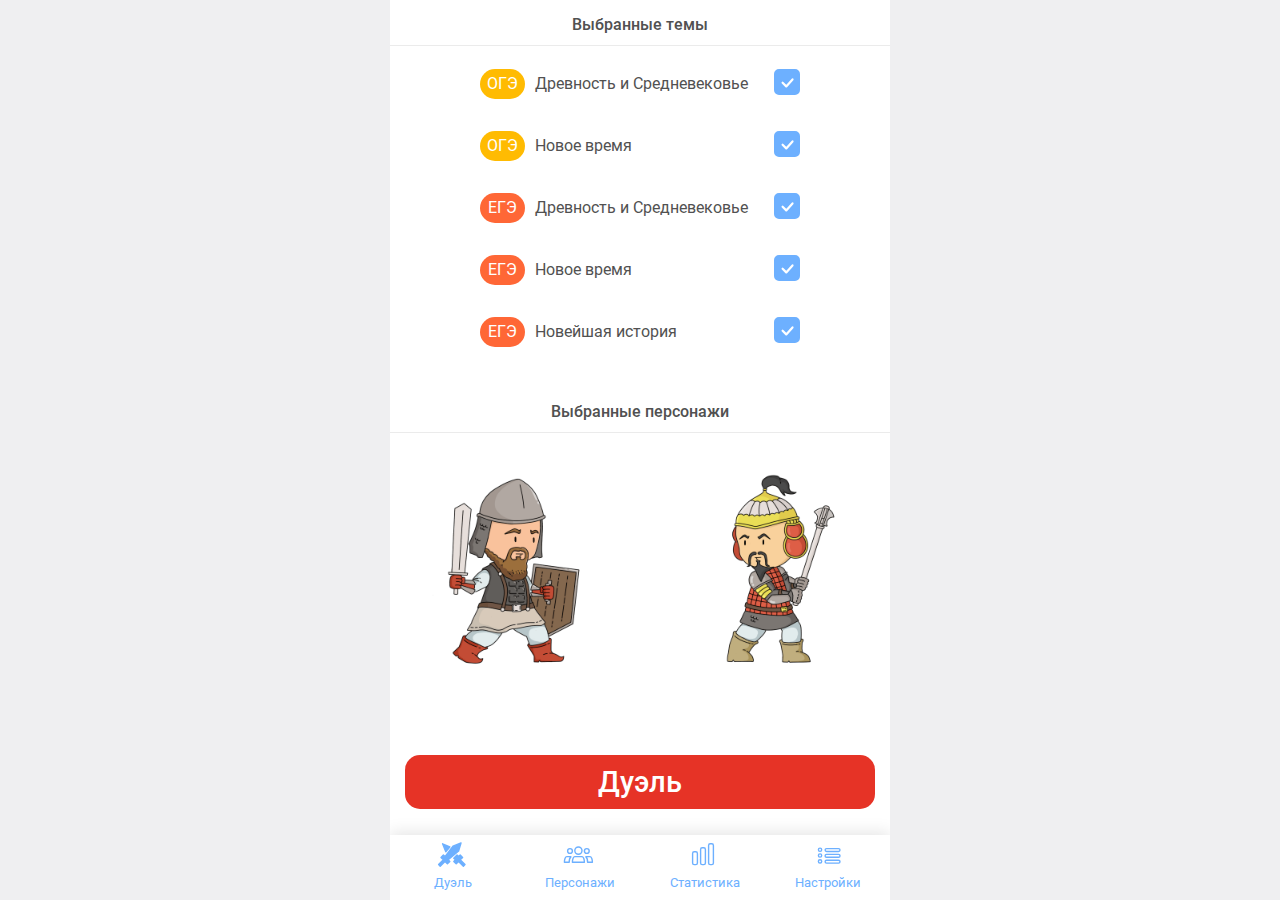
<file: index.html>
<!DOCTYPE HTML>
<html>
 <head>
  <meta charset="utf-8" />
  <meta name="viewport" content="width=device-width, initial-scale=1.0, user-scalable=no">
  <title>Историческая дуэль</title>
  <link rel="shortcut icon" href="images/favicon.ico" type="image/x-icon">
  <link href="styles/start.css" type="text/css" rel="stylesheet">
 </head>
<body>
	<div class = 'wrapper'>
        <div id = "containerOptions">
            <div class = "textChoosePerson">Выбранные темы</div>
            <div class = "containerSwitch">
                <div class = "tag" id="tagOge">OГЭ</div>
                <div class = "textSwitch">Древность и Средневековье</div>
                <div class = "switch" id = "switchMiddleAgeOge"></div>
            </div>
            <div class = "containerSwitch">
                <div class = "tag" id="tagOge">OГЭ</div>
                <div class = "textSwitch">Новое время</div>
                <div class = "switch" id = "switchModernTimesOge"></div>
            </div>
            <div class = "containerSwitch">
                <div class = "tag">ЕГЭ</div>
                <div class = "textSwitch">Древность и Средневековье</div>
                <div class = "switch" id = "switchMiddleAgeEge"></div>
                </div>
            <div class = "containerSwitch">
                <div class = "tag">ЕГЭ</div>
                <div class = "textSwitch">Новое время</div>
                <div class = "switch" id = "switchModernTimesEge"></div>
            </div>
            <div class = "containerSwitch">
                <div class = "tag">ЕГЭ</div>
                <div class = "textSwitch"> Новейшая история</div>
                <div class = "switch" id = "switchRecentHistoryEge"></div>
            </div>
        </div>
        <div id = "containerCharacters">
        <div class = "textChoosePerson">Выбранные персонажи</div>
        <div id = "containerPersons">
            <div id = "hero"></div>
            <div id = "enemy"></div>
        </div>
        </div>
    <div id = "containerPlayButton">Дуэль</div>
        <div id = "menu">
            <div class = "buttonMenu" id = "buttonDuel">
                <div class = "imgMenu" id = "imgDuel"></div>Дуэль
            </div>
            <div class = "buttonMenu" id = "buttonPersons">
                <div class = "imgMenu" id = "imgPersons"></div>Персонажи
            </div>
            <div class = "buttonMenu" id = "buttonStatistic">
                <div class = "imgMenu" id = "imgStat"></div>Статистика
            </div>
            <div class = "buttonMenu" id = "buttonOptions">
                <div class = "imgMenu" id = "imgOption"></div>Настройки
            </div>
        </div>
        <dialog id = "windowUp">
            <div id = "windowUpText">Выберите тему</div>
            <div id="closeButton">Хорошо</div>
        </dialog>
	</div>
<script src = "script/start.js"></script>
</body>
</html>
</file>
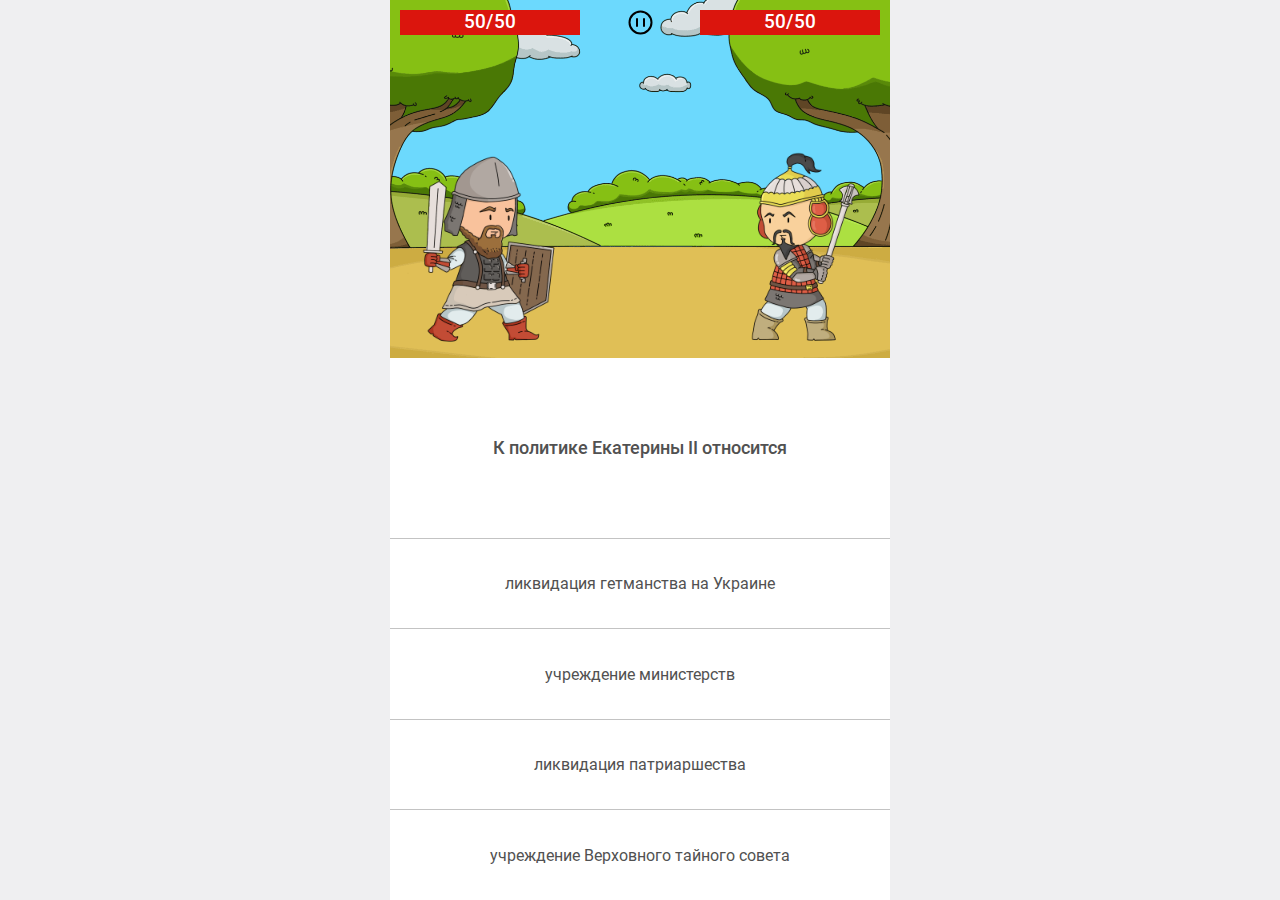
<file: pages/battle.html>
<!DOCTYPE HTML>
<html>
 <head>
  <meta charset="utf-8" />
  <meta name="viewport" content="width=device-width, initial-scale=1.0, user-scalable=no">
  <title>Историческая дуэль</title>
  <link href="../styles/battle.css" type="text/css" rel="stylesheet">
  <link rel="shortcut icon" href="../images/favicon.ico" type="image/x-icon">
 </head>
<body>
	<div class = 'wrapper'>
		<div class= 'battle'>
            <div class = 'liveContainer'>
                <div class = 'liveBack' id = "liveBackHero">
                    <div class = 'liveFront' id = "liveFrontHero">
                        <div class = 'liveNumber' id = "liveNumberHero"></div>
                    </div>
                </div>
                <div id = 'buttonPauseContainer'>
                    <div id = 'buttonPause'></div>
                </div>
                <div class = 'liveBack' id = "liveBackEnemy">
                    <div class = 'liveFront' id = "liveFrontEnemy">
                        <div class = 'liveNumber' id = "liveNumberEnemy"></div>
                    </div>
                </div>
            </div>
            <div id = "damageContainer">
                <div class = "damage" id = "damageHero"></div>
                <div class = "damage" id = "damageEnemy"></div>
            </div>
            <div class= 'battleContainer'>
                <div class ='hero' id = "hero">
                    <div class = "hit" id = "hitHero"></div>
                </div>
                <div class ='enemy' id = "enemy">
                    <div class = "hit" id = "hitEnemy"></div>
                </div>
            </div>
        </div>
        <div id = "questionWrapper">
            <div id = "question"></div>
        </div>
        <div class="answerWrapper">
            <div class= 'answer' id = "answer1"></div>
        </div>
        <div class="answerWrapper">
            <div class= 'answer' id = "answer2"></div>
        </div>
        <div class="answerWrapper">
            <div class= 'answer' id = "answer3"></div>
        </div>
        <div class="answerWrapper">
            <div class= 'answer' id = "answer4"></div>
        </div>
        <dialog id = "windowUp">
            <div id = "windowUpText">Пауза</div>
            <div id="goStartButton">В меню</div>
            <div id="closeButton">Продолжить</div>
        </dialog>
        <dialog id = "windowUpResult">
            <div id = "titleResult"></div>
            <div id = "percentageRightAnswers"></div>
            <div id = "stars"></div>
            <div id="winText"></div>
            <div id="buttonMenu">В меню</div>
            <div id="buttonRepeat">Повторить</div>
        </dialog>   
	</div>
    <script src = "../script/battle.js"></script>
</body>
</html>
</file>
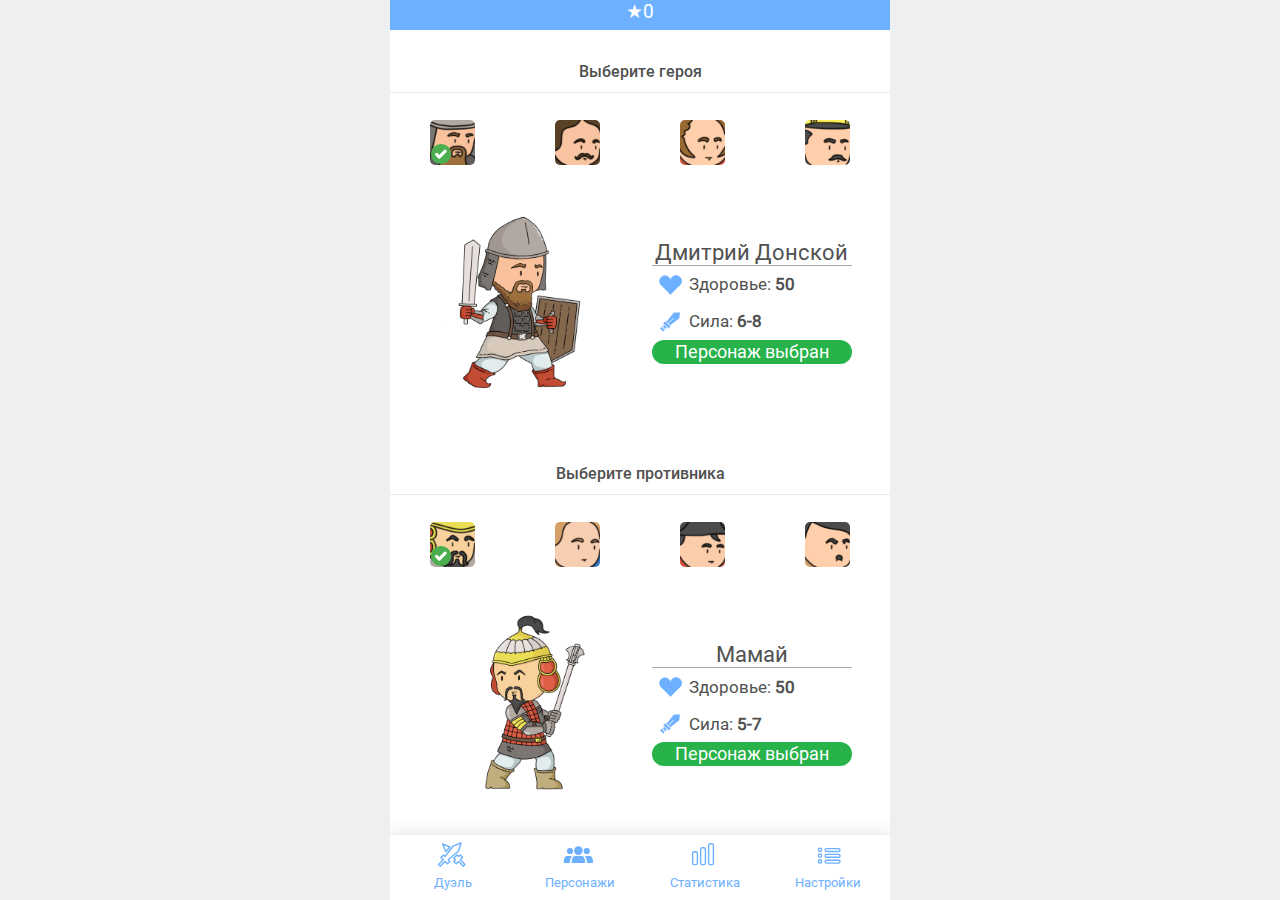
<file: pages/characters.html>
<!DOCTYPE HTML>
<html>
 <head>
  <meta charset="utf-8" />
  <meta name="viewport" content="width=device-width, initial-scale=1.0, user-scalable=no">
  <title>Историческая дуэль</title>
  <link href="../styles/characters.css" type="text/css" rel="stylesheet">
  <link rel="shortcut icon" href="../images/favicon.ico" type="image/x-icon">
 </head>
<body>
    <div class = 'wrapper'>
        <div id= "containerStars"></div>
        <div class = "containerCharacters">
            <div class = "text">Выберите героя</div>
            <div class = "choosePerson">
                <div class = "avatar" id = "Donskoy">
                    <div class = "checkAvatar" id = "checkDonskoy"></div>
                </div>
                <div class = "avatar" id = "Petr1">
                    <div class = "checkAvatar" id = "checkPetr1"></div>
                </div>
                <div class = "avatar" id = "Alexander1">
                    <div class = "checkAvatar" id = "checkAlexander1"></div>
                </div>
                <div class = "avatar" id = "Stalin">
                    <div class = "checkAvatar" id = "checkStalin"></div>
                </div>
            </div>
            <div class = "containerPerson">
                <div id = "hero"></div>
                <div class = "containerStats">
                    <div class = "name" id = "heroName"></div>
                    <div class = "containerText">
                        <div class = "heart"></div>
                        <div class = "characterParameter" id = "heroHealth"></div>
                    </div>
                    <div class = "containerText">
                        <div class = "explosion"></div>
                        <div class = "characterParameter" id = "heroDamage"></div>
                    </div>
                    <div class = "personLvl" id = "heroLvl"></div>
                </div>
            </div>
        </div>
        <div class = "containerCharacters" id="containerBottom">
            <div class = "text">Выберите противника</div>
            <div class = "choosePerson">
                <div class = "avatar" id = "Mamai">
                    <div class = "checkAvatar" id = "checkMamai"></div>
                </div>
                <div class = "avatar" id = "Karl12">
                    <div class = "checkAvatar" id = "checkKarl12"></div>
                </div>
                <div class = "avatar" id = "Napoleon">
                    <div class = "checkAvatar" id = "checkNapoleon"></div>
                </div>
                <div class = "avatar" id = "Hitler">
                    <div class = "checkAvatar" id = "checkHitler"></div>
                </div>
            </div>
                <div class = "containerPerson">
                <div id = "enemy"></div>
                <div class = "containerStats">
                    <div class = "name" id = "enemyName"></div>
                    <div class = "containerText">
                        <div class = "heart"></div>
                        <div class = "characterParameter" id = "enemyHealth"></div>
                    </div>
                    <div class = "containerText">
                        <div class = "explosion"></div>
                        <div class = "characterParameter" id = "enemyDamage"></div>
                    </div>
                    <div class = "personLvl" id = "enemyLvl"></div>
                </div>
            </div>
        </div>
        <div id = "menu">
            <div class = "buttonMenu" id = "buttonDuel">
                <div class = "imgMenu" id = "imgDuel"></div>Дуэль
            </div>
            <div class = "buttonMenu" id = "buttonPersons">
                <div class = "imgMenu" id = "imgPersons"></div>Персонажи
            </div>
            <div class = "buttonMenu" id = "buttonStatistic">
                <div class = "imgMenu" id = "imgStat"></div>Статистика
            </div>
            <div class = "buttonMenu" id = "buttonOptions">
                <div class = "imgMenu" id = "imgOption"></div>Настройки
            </div>
        </div>
    </div>
    <script src = "../script/characters.js"></script>
</body>
</html>
</file>
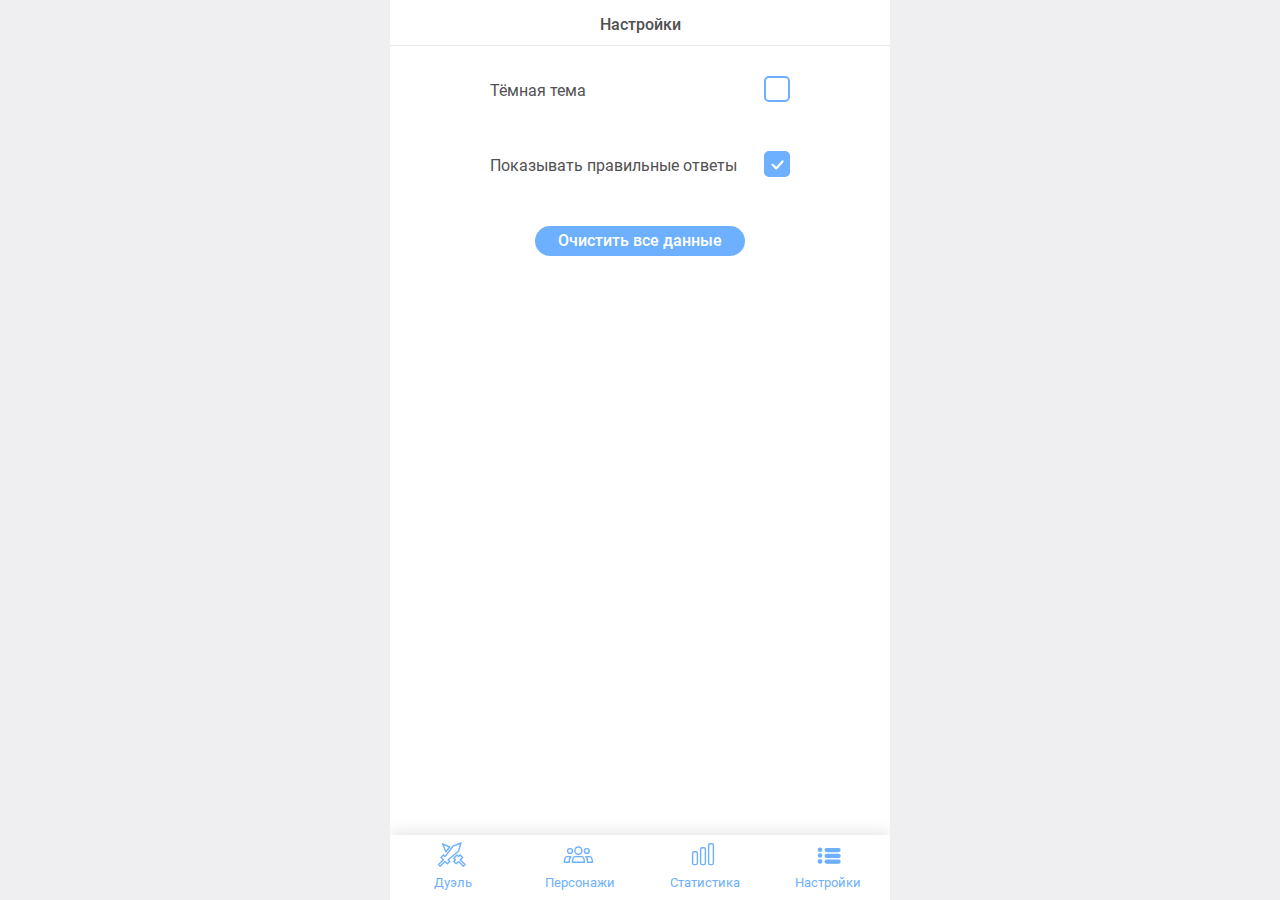
<file: pages/options.html>
<!DOCTYPE HTML>
<html>
 <head>
  <meta charset="utf-8" />
  <meta name="viewport" content="width=device-width, initial-scale=1.0, user-scalable=no">
  <title>Историческая дуэль</title>
  <link href="../styles/options.css" type="text/css" rel="stylesheet">
  <link rel="shortcut icon" href="../images/favicon.ico" type="image/x-icon">
 </head>
<body>
    <div class = 'wrapper'>
        <div id = "containerButton">
            <div class = "textChoosePerson">Настройки</div>
            <div class = "containerSwitch">
                <div class = "textSwitch">Тёмная тема</div>
                <div class = "switch" id = "switchDarkTheme"></div>
            </div>
            <div class = "containerSwitch">
                <div class = "textSwitch">Показывать правильные ответы</div>
                <div class = "switch" id = "switchRightAnswer"></div>
            </div>
            <div id = "resetDataButton">Очистить все данные</div>
        </div>
        <div id = "menu">
             <div class = "buttonMenu" id = "buttonDuel">
                  <div class = "imgMenu" id = "imgDuel"></div>Дуэль
             </div>
            <div class = "buttonMenu" id = "buttonPersons">
                 <div class = "imgMenu" id = "imgPersons"></div>Персонажи
            </div>
            <div class = "buttonMenu" id = "buttonStatistic">
                <div class = "imgMenu" id = "imgStat"></div>Статистика
                </div>
            <div class = "buttonMenu" id = "buttonOptions">
                <div class = "imgMenu" id = "imgOption"></div>Настройки
            </div>
        </div>
        <dialog id = "windowUp">
            <div id = "windowUpText"> Очистить данные?</div>
            <div id="buttonYes">Да</div>
            <div id="buttonNo">Нет</div>
        </dialog>
    </div>
    <script src = "../script/options.js"></script>
</body>
</html>
</file>
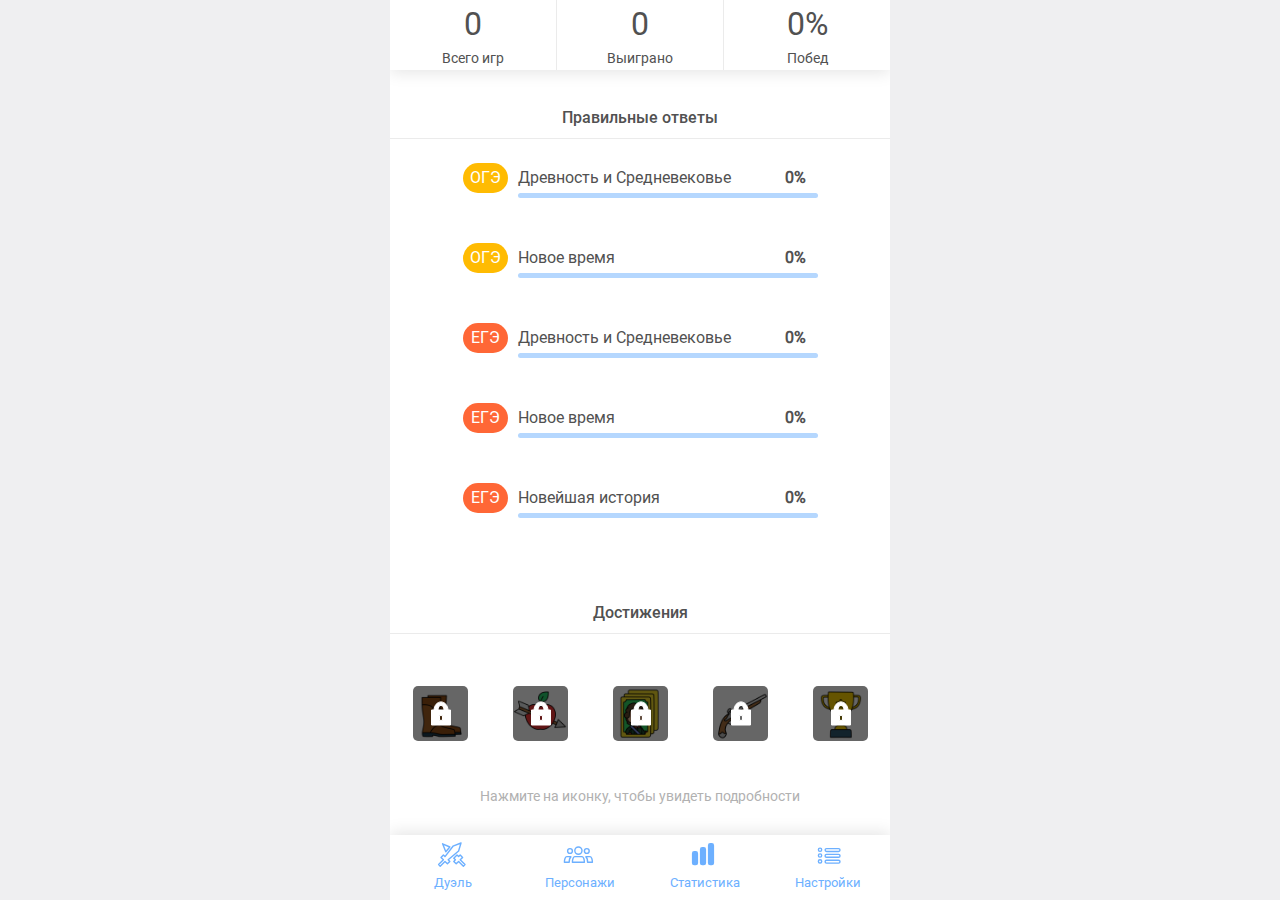
<file: pages/statistics.html>
<!DOCTYPE HTML>
<html>
 <head>
  <meta charset="utf-8" />
  <meta name="viewport" content="width=device-width, initial-scale=1.0, user-scalable=no">
  <title>Историческая дуэль</title>
  <link href="../styles/statistics.css" type="text/css" rel="stylesheet">
  <link rel="shortcut icon" href="../images/favicon.ico" type="image/x-icon">
 </head>
<body>
    <div class = 'wrapper'>
        <div id = "containerButton">
            <div class = "innerContainer">
                <div class = "number" id = "numberAllGame"></div>
                <div class = "textGame">Всего игр</div>
            </div>
            <div class = "innerContainer" id = "containerWinGame">
                <div class = "number" id = "numberrWinGame"></div>
                <div class = "textGame">Выиграно</div>
            </div>
            <div class = "innerContainer">
                <div class = "number" id = "numberPercentWinGame"></div>
                <div class = "textGame">Побед</div>
            </div>
        </div>
        <div id = "containerOptions">
            <div class = "text">Правильные ответы</div>
            <div class = "containerSwitch">
                <div class = "tag" id="tagOge">OГЭ</div>
                <div class = "bigContainer">
                    <div class="containerText">
                        <div class = "textSwitch">Древность и Средневековье</div>
                        <div class = "switch" id = "MiddleAgeOge"`></div>
                    </div>
                    <div class = "statBack">
                        <div class = "statFront" id = "MiddleAgeOgeFront"></div>
                    </div>
                </div>
            </div>
            <div class = "containerSwitch">
                <div class = "tag" id="tagOge">OГЭ</div>
                <div class = "bigContainer">
                    <div class="containerText">
                        <div class = "textSwitch">Новое время</div>
                        <div class = "switch" id = "ModernTimesOge"></div>
                    </div>
                    <div class = "statBack">
                        <div class = "statFront" id = "ModernTimesOgeFront"></div>
                    </div>
                </div>
            </div>
            <div class = "containerSwitch">
                <div class = "tag">ЕГЭ</div>
                <div class = "bigContainer">
                    <div class="containerText">
                        <div class = "textSwitch">Древность и Средневековье</div>
                        <div class = "switch" id = "MiddleAgeEge"`></div>
                    </div>
                    <div class = "statBack">
                        <div class = "statFront" id = "MiddleAgeEgeFront"></div>
                    </div>
                </div>    
            </div>
            <div class = "containerSwitch">
                <div class = "tag">ЕГЭ</div>
                <div class = "bigContainer">
                    <div class="containerText">
                        <div class = "textSwitch">Новое время</div>
                        <div class = "switch" id = "ModernTimesEge"></div>
                    </div>
                    <div class = "statBack">
                        <div class = "statFront" id = "ModernTimesEgeFront"></div>
                    </div>
                </div>
            </div>
            <div class = "containerSwitch">
                <div class = "tag">ЕГЭ</div>
                <div class = "bigContainer">
                    <div class="containerText">
                        <div class = "textSwitch"> Новейшая история</div>
                        <div class = "switch" id = "RecentHistory"></div>
                    </div>
                    <div class = "statBack">
                        <div class = "statFront" id = "RecentHistoryFront"></div>
                    </div>
                </div>
            </div>
        </div>
        <div id = "containerAchievements">
            <div class = "text">Достижения</div>
                <div class = "achievementCard">
                    <div class = "achievementCardImg" id = "achievementFirst">
                        <div class = "achievementblock" id = "blockFirst"></div>
                    </div>
                    <div class = "achievementCardImg" id = "achievementComplete">
                        <div class = "achievementblock" id = "blockComplete"></div>
                    </div>
                    <div class = "achievementCardImg" id = "achievementAllPersons">
                        <div class = "achievementblock" id = "blockAllPersons"></div>
                    </div>
                    <div class = "achievementCardImg" id = "achievementGame">
                        <div class = "achievementblock" id = "blockGame"></div>
                    </div>
                    <div class = "achievementCardImg" id = "achievementMaster">
                        <div class = "achievementblock" id = "blockMaster"></div>
                    </div>
                </div>
            <div id = "achievementHint">Нажмите на иконку, чтобы увидеть подробности</div>
        </div>
        <div id = "menu">
             <div class = "buttonMenu" id = "buttonDuel">
                  <div class = "imgMenu" id = "imgDuel"></div>Дуэль
             </div>
            <div class = "buttonMenu" id = "buttonPersons">
                 <div class = "imgMenu" id = "imgPersons"></div>Персонажи
            </div>
            <div class = "buttonMenu" id = "buttonStatistic">
                <div class = "imgMenu" id = "imgStat"></div>Статистика
                </div>
            <div class = "buttonMenu" id = "buttonOptions">
                <div class = "imgMenu" id = "imgOption"></div>Настройки
            </div>
        </div>
        <dialog id = "windowUpAchievement">
            <div id = "titleAchievement"></div>
            <div id = "achievementImg"></div>
            <div id="achievementText"></div>
            <div id="achievementTextStatus"></div>
            <div id="buttonClose">Закрыть</div>
        </dialog>
    </div>
    <script src = "../script/statistics.js"></script>
</body>
</html>
</file>
<file: styles/start.css>
@font-face {
    font-family: fontText; 
    src: url("../font/Roboto-Regular.ttf"); 
}

@font-face {
    font-family: fontButton; 
    src: url("../font/Roboto-Medium.ttf");
}

body, html {
    height: 100%;
}

body {
    font-family: fontText;
    background-color:#EFEFF1;
    margin: 0;
    padding: 0;
    justify-content: center;
    overflow-y: scroll;
    -webkit-overflow-scrolling:touch;
}


.wrapper{
    margin: 0 auto;
    padding: 0;
    height: 100%;
    min-height: 600px;;
    max-width:500px;
    background-color: white;
    color: #515151;
    overflow: auto;
    display: flex;
    flex-direction: column;
    cursor: default;
    user-select: none;
}

/* основная часть */
#containerOptions{
    height: 40%;
    display: flex;
    flex-direction: column;
    width: 100%;
    border-radius: 2px;
}

.containerSwitch {
    width: 320px;
    height: 25px;
    text-align: center;
    margin: auto;
    display: flex;
    flex-direction: row;
}

.textSwitch {
    text-align: center;
    padding-top: 5px;
}

.tag {
    text-align: center;
    height: 25px;
    width: 45px;
    border-radius: 15px;
    color: white;
    background-color:#FF6736;
    margin-right: 10px;
    padding-top: 5px;
}

#tagOge{
    background-color:#FFBB02;
}

.switch {
    height: 22px;
    width: 22px;
    margin-left: auto;
    display: flex;
    flex-direction: row;
    background-size: cover;
    cursor: pointer;
    border-radius: 5px;
    background-color: #6DB0FF;
    border: 2px solid #6DB0FF;
}

#containerPersons {
    display: flex;
    flex-direction: row;
    margin: auto;
    width: 100%;
}

.textChoosePerson {
    font-family: fontButton;
    border-bottom: 1px solid #EBEBEB;
    text-align: center;
    height: 20px;
    width: 100%;
    padding-top: 2%;
    padding-bottom: 2%;
    margin: 5px auto;
}

#containerPlayButton{
    font-family: fontButton;
    margin: auto;
    width: 90%;
    padding: 2%;
    text-align: center;
    color: white;
    font-size: 1.8em;
    background-color: #e63326;
    cursor: pointer;
    border-radius: 15px;
}

#hero {
    width:200px;
    height: 200px;
    background-size: cover;
    margin: auto;
}

#enemy{
    width:200px;
    height: 200px;
    background-size: cover;
    margin: auto;
}

#containerCharacters{
    border-radius: 2px;
    margin: auto;
    width: 100%;
    display: flex;
    flex-direction: column;
    height: 35%;
}

/* окно ошибки */
dialog {
    font-size: 1.1em;
    border: none;
    border-radius: 15px;
    max-width:300px;
    color: #515151;
    background-color:white;
    margin-top: auto;
    margin-bottom: auto;
}

#closeButton {
    font-family: fontButton; 
    border-radius: 20px;
    text-align: center;
    height: 30px;
    padding-top: 0.5em;
    color: white;
    background-color: #6DB0FF;
    cursor: pointer;
}

#windowUpText {
    text-align: center;
    height: 30px;
}

dialog::backdrop {
  background-color: rgba(0, 0, 0, 0.6);
}

/* меню */
#menu {
    background-color:white;
    height: 65px;
    width: 100%;
    display: flex;
    flex-direction: row;
    font-size: 0.8em;
    box-shadow: 0px -3px 15px rgb(230, 230, 230);
}

.buttonMenu {
    color: #6DB0FF;
    height: 65px;
    width: 65px;
    margin: auto;
    text-align: center;
    cursor: pointer;
}

.imgMenu{
    height: 40px;
    width: 40px;
    background-size: cover;
    margin: auto;
}

#imgDuel{
    background-image: url(../images/icons/swords.svg);
}
#imgPersons{
    background-image: url(../images/icons/personsDisable.svg);
}
#imgPersons:hover{
    background-image: url(../images/icons/persons.svg);
}
#imgStat{
    background-image: url(../images/icons/statisticsDisable.svg);
}
#imgStat:hover{
    background-image: url(../images/icons/statistics.svg);
}
#imgOption{
    background-image: url(../images/icons/optionDisable.svg);
}
#imgOption:hover{
    background-image: url(../images/icons/option.svg);
}

/* изменение элементов для разных разрешений экрана */
@media (min-height: 2160px) {
    .wrapper {
        height: 1600px;
    }
}

@media (max-height: 680px) {
    #hero, #enemy {
        width:180px;
        height: 180px;
    }
}

@media (max-width: 355px) {
    #hero, #enemy {
        width: 150px;
        height: 150px;
    }
    .containerSwitch{
        width: 265px;
    }
    .textSwitch{
        font-size: 0.8em;
    }
}

@media (min-width: 356px) and (max-width: 410px) {
    #hero, #enemy{
        width: 175px;
        height: 175px;
    }
}
</file>
<file: styles/battle.css>
@font-face {
    font-family: fontText; 
    src: url("../font/Roboto-Regular.ttf"); 
}

@font-face {
    font-family: fontButton; 
    src: url("../font/Roboto-Medium.ttf");
}


body, html {
    height: 100%;
}

body {
    font-family: fontText;
    background-color:#EFEFF1;
    margin: 0;
    padding: 0;
    justify-content: center;
    overflow-y: scroll;
    -webkit-overflow-scrolling:touch;
}


.wrapper{
    margin: 0 auto;
    padding: 0;
    height: 100%;
    min-height: 600px;;
    max-width:500px;
    background-color: white;
    color: #515151;
    overflow: auto;
    display: flex;
    flex-direction: column;
    cursor: default;
    user-select: none;
}

.battle{
    height: 40%;
    display: flex;
    flex-direction: column;
    background-image: url(../images/background.png);
    background-size: cover;
    background-position: center;
}

/* отрисовка полосок жизней */
.liveContainer {
    display: flex;
    margin-top: 10px;
    margin-left: 10px;
    margin-right: 10px;
}

.liveBack {
    background:#7E2B0D;
    width: 180px; /* 200px */
    height: 25px;
}

.liveFront {
    background:#DB150D;
    width:60%;
    height: 100%;
}

.liveNumber{
    font-family: fontButton;
    color: white;
    width: 180px;
    height: 25px;
    text-align: center;
    font-size: 1.2em;
}

.liveContainerEnemy {
    margin-left: auto;
}

#liveBackEnemy {
    margin-left: auto;
}

/* цифры урона */
#damageContainer{
    font-family: fontButton;
    display: flex;
    flex-direction: row;
    margin-top: auto;
}

.damage {
    width: 50%;
    height: 25px;
    color: white;
    text-align: center;
    text-shadow: 1px 0 1px #000, 
0 1px 1px #000, 
-1px 0 1px #000, 
0 -1px 1px #000;
}

#damageEnemy{
    margin-left: auto;
}

/* битва */
.battleContainer{
    display: flex;
    margin-bottom: 10px;
}

.hero{
    width: 200px;
    max-height: 200px;
    background-image: url(../images/Donskoy.png);
    background-size: cover;
}

.enemy{
    margin-left: auto;
    width: 200px;
    height: 200px;
    background-image: url(../images/Mamai.png);
    background-size: cover;
}

.hit{
    width: 200px;
    height: 200px;
    background-size: cover;
}

.damage{
    transition: all 1s;
}

/* вопрос и ответы */
#questionWrapper{
    font-family: fontButton;
    width: 100%;
    height: 20%;
    text-align: center;
    font-size: 1.1em;
    display: table; /* нужно для размещения текста по центру, поведение таблицы */
}

#question {
    display: table-cell; /* нужно для размещения текста по центру, поведение ячейки таблицы */
    vertical-align: middle; /* вертикальное позиционирование строчных ячеек таблицы */
    padding: 0px 10px;
}

.answerWrapper{
    height: 10%;
    width: 100%;
    text-align: center;
    border-top: 1px solid #C3C3C3;
    cursor: pointer;
    display: table;
}

.answer{
    display: table-cell;
    vertical-align: middle;
    padding: 0px 5px;
}

/* кнопка паузы */
#buttonPauseContainer {
    height: 25px;
    width: 100%;
}

#buttonPause {
    height: 25px;
    width: 25px;
    margin: auto;
    background-image: url(../images/pause.svg);
    background-size: cover;
    cursor: pointer;
}

/* окно с результатом */
#windowUpResult {
    color: #515151;
    border: none;
    width:240px;
    height:300px;
    background-color: white;
    padding: 10px;
    border-radius: 15px;
    user-select: none;
}

#titleResult{
    color: white;
    font-size: 2.3em;
    text-align: center;
    height:72px;
    background-image: url(../images/ribbon.png);
    background-size: cover;
}

#percentageRightAnswers{
    text-align: center;
    height:20px;
    margin-top: 5px;
}

#stars{
    color: #FF6736;
    text-align: center;
    font-size: 3em;
}

#winText{
    text-align: center;
    height:20px;
    margin-bottom: 10px;
    margin-top: 5px;
}

#buttonMenu{
    padding: 10px;
    font-size: 1.1em;
    text-align: center;
    height:20px;
    width: 160px;
    border: 2px solid #6DB0FF;
    margin: auto;
    margin-bottom: 10px;
    border-radius: 20px;
    cursor: pointer;
}

#buttonMenu:hover{
    font-family: fontButton; 
    color: white;
    background-color: #6DB0FF;
}

#buttonRepeat{
    font-family: fontButton; 
    margin-top: 10px;
    padding: 10px;
    font-size: 1.1em;
    text-align: center;
    height:20px;
    width: 160px;
    margin: auto;
    border-radius: 20px;
    color: white;
    background-color: #6DB0FF;
    border: 2px solid #6DB0FF;
    cursor: pointer;
}

/* меню паузы */
#windowUp {
    width: 140px;
    height: 140px;
    padding: 10px;
    border: none;
    max-width:300px;
    border-radius: 15px;
    background-color:white;
    user-select: none;
}

#closeButton {
    font-family: fontButton; 
    border-radius: 20px;
    margin-top: 10px;
    padding-top: 10px;
    text-align: center;
    height: 30px;
    color:white;
    background-color: #6DB0FF;
    border: 2px solid #6DB0FF;
    cursor: pointer;
}

#windowUpText {
    text-align: center;
    height: 40px;
}

#goStartButton{
    border-radius: 20px;
    padding-top: 10px;
    text-align: center;
    height: 30px;
    border: 2px solid #6DB0FF;
    cursor: pointer;
}

#goStartButton:hover {
    font-family: fontButton; 
    color: white;
    background-color: #6DB0FF;
}

dialog::backdrop {
  background-color: rgba(0, 0, 0, 0.6);
}

/* изменение элементов для разных разрешений экрана */
@media (max-width: 359px) {
    .answer, #question {
        font-size: 0.8em;
    }
}

@media (max-width: 360px) {
    .liveBack, .liveNumber {
        width: 130px;
    }
    .hero, .enemy, .hit {
        width: 140px;
        height: 140px;
    }
}

@media (min-width: 361px) and (max-width: 480px) {
    .liveBack, .liveNumber {
        width: 160px;
    }
    .hero, .enemy, .hit {
        width: 160px;
        height: 160px;
    }
}

  @media (min-height: 2160px) {
    .wrapper {
        height: 1600px;
    }
}
</file>
<file: styles/characters.css>
@font-face {
    font-family: fontText; 
    src: url("../font/Roboto-Regular.ttf"); 
}

@font-face {
    font-family: fontButton; 
    src: url("../font/Roboto-Medium.ttf");
}

body, html {
    height: 100%;
}

body {
    font-family: fontText;
    background-color:#EFEFF1;
    margin: 0;
    padding: 0;
    justify-content: center;
    overflow-y: scroll;
    -webkit-overflow-scrolling:touch;
}


.wrapper{
    margin: 0 auto;
    padding: 0;
    height: 100%;
    min-height: 600px;
    max-width:500px;
    background-color: white;
    color: #515151;
    overflow: auto;
    display: flex;
    flex-direction: column;
    cursor: default;
    user-select: none;
}

/* основная часть */
#containerStars{
    background:white;
    text-align: center;
    max-width: 500px;
    font-size: 1.2em;
    height: 30px;
    background-color: #6DB0FF;
    color: white;
}

.containerCharacters{
    height: 41%;
    display: flex;
    flex-direction: column;
    margin: auto;
    width: 100%;
    border-radius: 2px;
}

.text {
    font-family: fontButton;
    border-bottom: 1px solid #EBEBEB;
    text-align: center;
    height: 20px;
    width: 100%;
    padding-top: 2%;
    padding-bottom: 2%;
    margin: 5px auto;
}

.choosePerson {
    display: flex;
    flex-direction: row;
    margin: auto;
    width: 100%;
}

.avatar {
    border-radius: 5px;
    height: 45px;
    width: 45px;
    margin: auto;
    background-size: cover;
    cursor: pointer;
}

.checkAvatar {
    margin-top: 23px;
    height: 22px;
    width: 22px;
    background-size: cover;
}

/* аватары персонажей */
#Donskoy {
   background-image: url(../images/avatars/a_hero.png);
}

#Petr1{
    background-image: url(../images/avatars/a_hero4.png);
}

#Alexander1{
    background-image: url(../images/avatars/a_hero2.png);
}

#Stalin {
    background-image: url(../images/avatars/a_hero3.png);
}

#Mamai {
    background-image: url(../images/avatars/a_enemy.png);
}

#Karl12{
    background-image: url(../images/avatars/a_enemy4.png);
}

#Napoleon{
    background-image: url(../images/avatars/a_enemy2.png);
}
 
 #Hitler {
    background-image: url(../images/avatars/a_enemy3.png);
}

/* карточка персонажа */
.containerPerson {
    display: flex;
    flex-direction: row;
    margin: auto;
    width: 100%;
}

.name {
    height: 20%;
    font-size: 1.4em;
    margin: auto;
    text-align: center;
    border-bottom: 1px solid #a8a8a8;
    width: 100%;
    background-size: cover;
}

#hero {
    width:185px;
    height: 185px;
    background-size: cover;
    margin-left: auto;
    margin-top: auto;
    margin-bottom: auto;
}

#enemy{
    width: 185px;
    height: 185px;
    background-size: cover;
    margin-left: auto;
    margin-top: auto;
    margin-bottom: auto;
}

.personLvl{
    font-size: 1.1em;
    text-align: center;
    width: 98%;
    padding: 1%;
    border-radius: 15px;
    color: white;
    margin: auto;
}

.heart{
    width: 25px;
    height: 25px;
    background-size: cover;
    background-image: url(../images/icons/heart.svg);
}

.explosion{
    width: 25px;
    height: 25px;
    background-size: cover;
    background-image: url(../images/icons/explosion.svg);
}

.containerText {
    display: flex;
    flex-direction: row;
    padding: 6px;
}

.characterParameter {
    font-size: 1.07em;
    margin: auto;
    width: 80%;
}

.containerStats{
    display: flex;
    flex-direction: column;
    border-radius: 5px;
    width: 200px;
    margin: auto;
}

/* меню */
#menu {
    background-color:white;
    height: 65px;
    width: 100%;
    display: flex;
    flex-direction: row;
    font-size: 0.8em;
    box-shadow: 0px -3px 15px rgb(230, 230, 230);
}

.buttonMenu {
    color: #6DB0FF;
    height: 65px;
    width: 65px;
    margin: auto;
    text-align: center;
    cursor: pointer;
}

.imgMenu{
    height: 40px;
    width: 40px;
    background-size: cover;
    margin: auto;
}
#testshadow{
    box-shadow: 0px 5px 10px rgb(109 176 255);
}
#imgDuel{
    background-image: url(../images/icons/swordsDisable.svg);
}
#imgDuel:hover{
    background-image: url(../images/icons/swords.svg);
}
#imgPersons{
    background-image: url(../images/icons/persons.svg);
}
#imgStat{
    background-image: url(../images/icons/statisticsDisable.svg);
}
#imgStat:hover{
    background-image: url(../images/icons/statistics.svg);
}
#imgOption{
    background-image: url(../images/icons/optionDisable.svg);
}
#imgOption:hover{
    background-image: url(../images/icons/option.svg);
}

/* изменение элементов для разных разрешений экрана */
@media (max-height: 680px) {
    #hero,  #enemy {
        width:160px;
        height: 160px;
    }
    .avatar{
        height: 35px;
        width: 35px;
    }
    .name{
        font-size: 1.2em;
    }
}

@media (max-width: 355px) {
    .checkAvatar{
        height: 20px;
        width: 20px;
        margin-top: 13px;
    }
    #hero, #enemy {
        width:150px;
        height: 150px;
    }
    .containerStats{
        width:150px;
        font-size: 0.8em;
    }
}

@media (min-width: 356px) and (max-width: 479px){
    #hero, #enemy {
        width:165px;
        height: 165px;
    }
}

@media (min-width: 480px) and (max-width: 767px){
    #hero, #enemy{
        width: 175px;
        height: 175px;
    }
    .avatar{
        width: 40px;
        height: 40px;
    }
    .checkAvatar{
        margin-top: 17px;
    }
}

@media (min-height: 2160px) {
    .wrapper {
        height: 1600px;
    }
}
</file>
<file: styles/options.css>
@font-face {
    font-family: fontText; 
    src: url("../font/Roboto-Regular.ttf"); 
}

@font-face {
    font-family: fontButton; 
    src: url("../font/Roboto-Medium.ttf");
}

body, html {
    height: 100%;
}

body {
    font-family: fontText;
    background-color:#EFEFF1;
    margin: 0;
    padding: 0;
    justify-content: center;
    overflow-y: scroll;
    -webkit-overflow-scrolling:touch;
}


.wrapper{
    margin: 0 auto;
    padding: 0;
    height: 100%;
    min-height: 600px;;
    max-width:500px;
    background-color: white;
    color: #515151;
    overflow: auto;
    display: flex;
    flex-direction: column;
    cursor: default;
    user-select: none;
}

/* основная часть */
#containerButton{
    height: 100%;
    display: flex;
    flex-direction: column;
    width: 100%;
}

.textChoosePerson {
    font-family: fontButton; 
    border-bottom: 1px solid #EBEBEB;
    text-align: center;
    height: 20px;
    width: 100%;
    padding-top: 2%;
    padding-bottom: 2%;
    margin: 5px auto;
}

.containerSwitch {
    width: 300px;
    height: 25px;
    text-align: center;
    margin: 5% auto;
    display: flex;
    flex-direction: row;
}

#switchRightAnswer{
    background-image: url("../images/check.svg");
    background-color: rgb(109, 176, 255);
}

.textSwitch {
    text-align: center;
    padding-top: 5px;
}

.switch {
    height: 22px;
    width: 22px;
    margin-left: auto;
    display: flex;
    flex-direction: row;
    background-size: cover;
    cursor: pointer;
    border-radius: 5px;
    border: 2px solid #6DB0FF;
}

#resetDataButton{
    font-family: fontButton; 
    width: 200px;
    font-size: 1em;
    height: 20px;
    text-align: center;
    color: white;
    background-color: #6DB0FF;
    cursor: pointer;
    border-radius: 15px;
    padding: 5px;
    margin: 5% auto;
}

/* окно подтверждения очистки данных */
dialog {
    color: #515151;
    font-size: 1.1em;
    border: none;
    border-radius: 15px;
    max-width:300px;
    background-color:white;
    margin-top: auto; /* 15em */
    margin-bottom: auto;
}

#buttonYes {
    border-radius: 20px;
    text-align: center;
    height: 30px;
    padding-top: 0.5em;
    border: 2px solid #6DB0FF;
    cursor: pointer;
}

#buttonYes:hover {
    color: white;
    background-color: #6DB0FF;
}

#buttonNo {
    font-family: fontButton; 
    margin-top: 10px;
    border-radius: 20px;
    text-align: center;
    height: 30px;
    padding-top: 0.5em;
    color:white;
    background-color: #6DB0FF;
    border: 2px solid #6DB0FF;
    cursor: pointer;
}

#windowUpText {
    text-align: center;
    height: 30px;
}

dialog::backdrop {
  background-color: rgba(0, 0, 0, 0.6);
}

/* меню */
#menu {
    background-color:white;
    height: 65px;
    width: 100%;
    display: flex;
    flex-direction: row;
    font-size: 0.8em;
    box-shadow: 0px -3px 15px rgb(230, 230, 230);
}

.buttonMenu {
    color: #6DB0FF;
    height: 65px;
    width: 65px;
    margin: auto;
    text-align: center;
    cursor: pointer;
}

.imgMenu{
    height: 40px;
    width: 40px;
    background-size: cover;
    margin: auto;
}
#testshadow{
    box-shadow: 0px 5px 10px rgb(109 176 255);
}
#imgDuel{
    background-image: url(../images/icons/swordsDisable.svg);
}
#imgDuel:hover{
    background-image: url(../images/icons/swords.svg);
}
#imgPersons{
    background-image: url(../images/icons/personsDisable.svg);
}
#imgPersons:hover{
    background-image: url(../images/icons/persons.svg);
}
#imgStat{
    background-image: url(../images/icons/statisticsDisable.svg);
}
#imgStat:hover{
    background-image: url(../images/icons/statistics.svg);
}
#imgOption{
    background-image: url(../images/icons/option.svg);
}

/* изменение элементов для разных разрешений экрана */
@media (min-height: 2160px) {
    .wrapper {
        height: 1600px;
    }
}

@media (max-width: 355px) {
    .textSwitch{
        font-size: 0.9em;
    }
    .containerSwitch{
        width: 280px;
    }
}
</file>
<file: styles/statistics.css>
@font-face {
    font-family: fontText; 
    src: url("../font/Roboto-Regular.ttf"); 
}

@font-face {
    font-family: fontButton; 
    src: url("../font/Roboto-Medium.ttf");
}

body, html {
    height: 100%;
}

body {
    font-family: fontText;
    background-color:#EFEFF1;
    margin: 0;
    padding: 0;
    justify-content: center;
    overflow-y: scroll;
    -webkit-overflow-scrolling:touch;
}


.wrapper{
    margin: 0 auto;
    padding: 0;
    height: 100%;
    min-height: 600px;;
    max-width:500px;
    background-color: white;
    color: #515151;
    overflow: auto;
    display: flex;
    flex-direction: column;
    cursor: default;
    user-select: none;
}

/* основная часть */
#containerButton{
    height: 70px;
    display: flex;
    flex-direction: row;
    width: 100%;
    box-shadow: 0px 3px 15px rgb(230, 230, 230);
}

.innerContainer{
    height: 70px;
    width: 33.33%;
}

.number{
    padding: 5px;
    text-align: center;
    font-size: 2em;
    width: 80px;
    height: 40px;
    margin: auto;
}

.textGame{
    font-size: 0.9em;
    text-align: center;
    width: 85px;
    height: 20px;
    margin: auto;
}

#containerWinGame{
    border-left: 1px solid #EBEBEB;
    border-right: 1px solid #EBEBEB;
}

#containerOptions{
    height: 50%;
    display: flex;
    flex-direction: column;
    margin: auto;
    width: 100%;
    border-radius: 2px;
}

.containerSwitch {
    height: 40px;
    text-align: center;
    margin: auto;
    display: flex;
    flex-direction: row;
    justify-content: center;
}

.textSwitch {
    text-align: center;
    padding-top: 5px;
}

.tag {
    text-align: center;
    height: 25px;
    width: 45px;
    border-radius: 15px;
    color: white;
    background-color:#FF6736;
    margin-right: 10px;
    padding-top: 5px;
}

#tagOge{
    background-color:#FFBB02;
}

#tagAll{
    font-size: 0.9em;
    background-color:#6DB0FF;
}

#allGame{
    text-align: center;
    padding: 8px;
    border-radius: 15px;
    margin: auto;
    color: white;
    background-color:#6DB0FF;
    display: flex;
    flex-direction: row;
}

.switch {
    text-align: center;
    height: 25px;
    width: 45px;
    border-radius: 15px;
    padding-top: 5px;
    margin-left: auto;
    font-weight: bold;
}

.text {
    font-family: fontButton;
    border-bottom: 1px solid #EBEBEB;
    text-align: center;
    height: 20px;
    width: 100%;
    padding-top: 2%;
    padding-bottom: 2%;
    margin: 5px auto;
}

.containerText{
    display: flex;
    flex-direction: row;
}

/* визуализация статистики */
.statText {
    width: 295px;
    height: 20px;
    display: flex;
    flex-direction: row;
    padding-left: 5px;
    color: black;
}

.statBack{
    border-radius: 5px;
    height: 5px;
    width: 300px;
    background-color:#B5D7FE;
}

.statFront {
    border-radius: 5px;
    height: 5px;
    width: 30%;
    background-color:#6DB0FF;
}

/* достижения */
#containerAchievements{
    height: 25%;
    display: flex;
    flex-direction: column;
    margin: auto;
    width: 100%;
    border-radius: 2px;
}

#achievements{
    display: flex;
    flex-direction: column;
}

.achievementCard{
    display: flex;
    flex-direction: row;
    width: 100%;
    margin: auto;
}

.achievementCardImg{
    border-radius: 5px;
    width: 55px;
    height: 55px;
    margin: auto;
    cursor: pointer;
    background-size: cover;
}

#achievementHint{
    width: 100%;
    height: 25px;
    text-align: center;
    font-size: 0.9em;
    color: rgb(177, 177, 177);
}

.achievementblock{
    border-radius: 5px;
    width: 55px;
    height: 55px;
    background-image: url(../images/icons/lock.svg);
    background-color: rgba(0, 0, 0, 0.6);
}

#achievementFirst{
    background-image: url(../images/achievements/boots.png);
}
#achievementComplete{
    background-image: url(../images/achievements/dart.png);
}
#achievementAllPersons{
    background-image: url(../images/achievements/group.png);
}
#achievementGame{
    background-image: url(../images/achievements/oneHundred.png);
}
#achievementMaster{
    background-image: url(../images/achievements/stars.png);
}

/* окно подтверждения очистки данных */
dialog {
    color: #515151;
    font-size: 1.1em;
    border: none;
    border-radius: 15px;
    max-width:300px;
    background-color:white;
    margin-top: auto; /* 15em */
    margin-bottom: auto;
}

#buttonYes {
    border-radius: 20px;
    text-align: center;
    height: 30px;
    padding-top: 0.5em;
    border: 2px solid #6DB0FF;
    cursor: pointer;
}

#buttonYes:hover {
    color: white;
    background-color: #6DB0FF;
}

#buttonNo {
    margin-top: 10px;
    border-radius: 20px;
    text-align: center;
    height: 30px;
    padding-top: 0.5em;
    color:white;
    background-color: #6DB0FF;
    border: 2px solid #6DB0FF;
    cursor: pointer;
}

#windowUpText {
    text-align: center;
    height: 30px;
}

dialog::backdrop {
  background-color: rgba(0, 0, 0, 0.6);
}

/* окно с достижением */
#windowUpAchievement {
    user-select: none;
    color: #515151;
    border: none;
    width:200px;
    height:321px;
    background-color: white;
    padding: 10px;
    border-radius: 15px;
    font-size: 0.8em;
}

#titleAchievement{
    font-size: 2em;
    text-align: center;
    padding-top: 5px;
    height:45px;
    border-bottom: 1px solid #EBEBEB;
}

#achievementImg{
    text-align: center;
    margin: auto;
    margin-top: 10px;
    height:130px;
    width: 130px;
    background-size: cover;
}

#achievementText{
    text-align: center;
    font-size: 1.2em;
    margin-bottom: 15px;
    margin-top: 15px;
}

#achievementTextStatus{
    padding: 5px;
    font-size: 1.1em;
    text-align: center;
    width: 140px;
    color: white;
    margin: 12px auto;
    border-radius: 20px;
}

#buttonClose{
    font-family: fontButton; 
    padding: 10px;
    font-size: 1.2em;
    text-align: center;
    width: 130px;
    color: white;
    background-color: #6DB0FF;
    margin: auto;
    border-radius: 20px;
    cursor: pointer;
}
/* меню */
#menu {
    background-color:white;
    height: 65px;
    width: 100%;
    display: flex;
    flex-direction: row;
    font-size: 0.8em;
    box-shadow: 0px -3px 15px rgb(230, 230, 230);
}

.buttonMenu {
    color: #6DB0FF;
    height: 65px;
    width: 65px;
    margin: auto;
    text-align: center;
    cursor: pointer;
}

.imgMenu{
    height: 40px;
    width: 40px;
    background-size: cover;
    margin: auto;
}
#testshadow{
    box-shadow: 0px 5px 10px rgb(109 176 255);
}
#imgDuel{
    background-image: url(../images/icons/swordsDisable.svg);
}
#imgDuel:hover{
    background-image: url(../images/icons/swords.svg);
}
#imgPersons{
    background-image: url(../images/icons/personsDisable.svg);
}
#imgPersons:hover{
    background-image: url(../images/icons/persons.svg);
}
#imgStat{
    background-image: url(../images/icons/statistics.svg);
}
#imgOption{
    background-image: url(../images/icons/optionDisable.svg);
}
#imgOption:hover{
    background-image: url(../images/icons/option.svg);
}

/* изменение элементов для разных разрешений экрана */

@media (min-height: 2160px) {
    .wrapper {
        height: 1600px;
    }
}

@media (max-width: 355px) {
    .statBack{
        width: 230px;
    }
    .tag{
        width: 40px;
    }
    .textSwitch{
        font-size: 0.8em;
    }
    #achievementHint{
        font-size: 0.7em;
    }
}

@media (min-width: 355px) and (max-width: 480px) {
    .statBack {
        width: 280px;
    }
}
</file>
